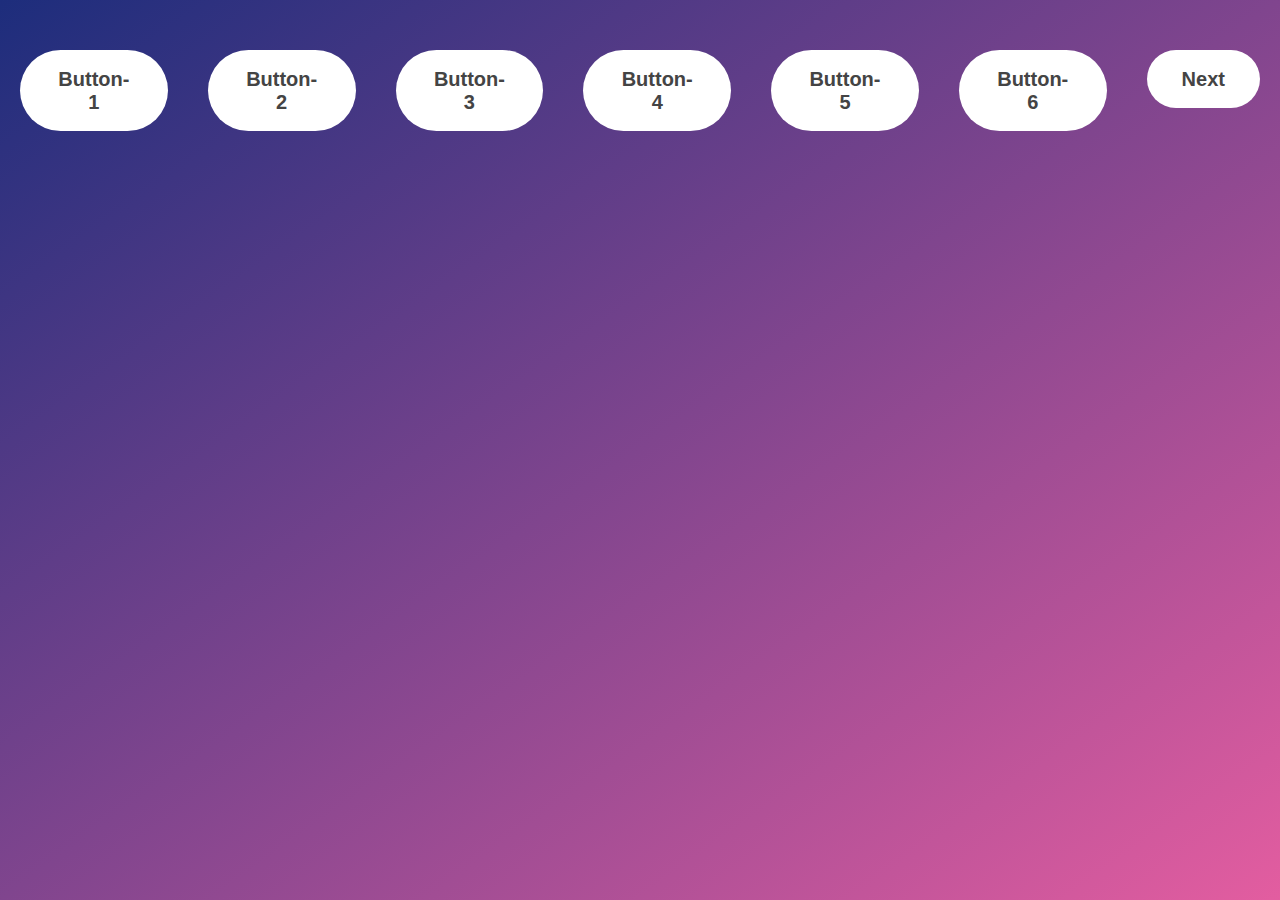
<file: Task-8/page-2/index.html>
<!DOCTYPE html>
<html lang="en">
  <head>
    <meta charset="UTF-8" />
    <meta name="viewport" content="width=device-width, initial-scale=1.0" />
    <meta http-equiv="X-UA-Compatible" content="ie=edge" />
    <link rel="stylesheet" href="css/style.css" />
    <script src="js/index.js"></script>
    <title>JS</title>
  </head>
  <body>
    <!--On click of Button-1 store something in localStorage-->
    <button class="button" onclick="store()">Button-1</button>
    <!--On click of Button-2 show a popup with current time-->
    <button class="button" onclick="time()">Button-2</button>
    <!--On click of Button-3 change the background-->
    <button class="button" onclick="bg()">Button-3</button>
    <!--On click of Button-4 refresh the page-->
    <button class="button" onclick="refresh()">Button-4</button>
    <!--On click of Button-5 open a new window-->
    <button class="button" onclick="newp()">Button-5</button>
    <!--On click of Button-6 spam the console with 'I did it'-->
    <button class="button" onclick="con()">Button-6</button>
    <form>
      <!--set form action-->
      <button class="button" onclick="window.open('../page-3/Chart.html')">Next</button>
    </form>
    <p id="demo"></p>
  </body>
</html>
</file>
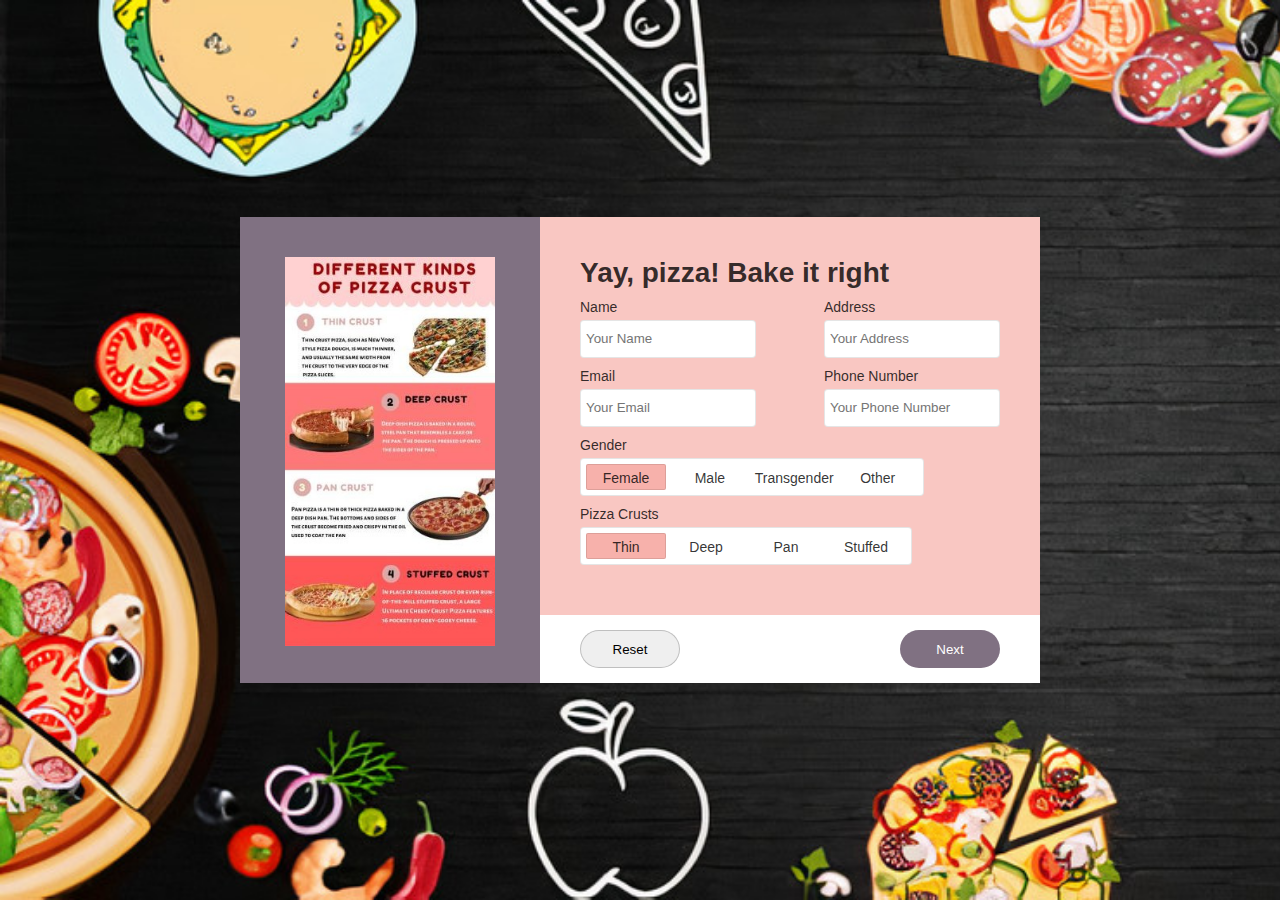
<file: Task-8/page-1/form.html>
<!DOCTYPE html>
<!-- Possible Bugs are commented -->
<html lang="en">
  <head>
    <meta charset="UTF-8" />
    <meta http-equiv="X-UA-Compatible" content="IE=edge" />
    <meta name="viewport" content="width=device-width, initial-scale=1.0" />
    <title>Crust</title>
    <link href="images/salami-pizza.png" type="image/x-icon" />
    <!-- display the favicon on titlebar -->
    <link href="css/style.css" rel="stylesheet" />
    <!-- link stylesheet -->
  </head>
  <body translate="no">
    <div class="pizza-box">
      <div class="left-container">
        <img
          src="images/pizza-crusts.jpg"
          alt="chart with different types of pizza crusts"
        />
        <!-- display the image -->
      </div>
      <div class="right-container">
        <form action="" method="post" >
          <!-- set form-action -->
          <header>
            <h1>Yay, pizza! Bake it right</h1>
            <div class="set">
              <div class="name">
                <label for="name">Name</label>
                <input id="name" placeholder="Your Name" type="text" />
              </div>
              <div class="home-address">
                <label for="home-address">Address</label>
                <input
                  id="home-address"
                  placeholder="Your Address"
                  type="text"
                />
              </div>
            </div>
            <div class="set">
              <div class="email">
                <label for="email">Email</label>
                <input id="email" placeholder="Your Email" type="email" />
              </div>
              <div class="phone-number">
                <label for="phone-number">Phone Number</label>
                <input
                  id="phone-number"
                  placeholder="Your Phone Number"
                  type="tel"
                />
                <!-- set the pattern here -->
              </div>
            </div>
            <div class="set">
              <div class="gender">
                <!-- add two radio buttons with value "Transgender" and "Others" as we are an inclusive community -->
                <label for="gender-female">Gender</label>
                <div class="radio-container">
                  <input
                    checked=""
                    id="gender-female"
                    name="gender"
                    type="radio"
                    value="female"
                  />
                  <label for="gender-female">Female</label>
                  <input
                    id="gender-male"
                    name="gender"
                    type="radio"
                    value="male"
                  />
                  <label for="gender-male">Male</label>
                  <input
                    id="gender-transgender"
                    name="gender"
                    type="radio"
                    value="transgender"
                  />
                  <label for="gender-transgender">Transgender</label>
                  <input
                    id="gender-other"
                    name="gender"
                    type="radio"
                    value="other"
                  />
                  <label for="gender-other">Other</label>
                </div>
              </div>
            </div>
            <div class="set">
              <div class="pizza-crusts">
                <label for="pizza-crusts-thin">Pizza Crusts</label>
                <div class="radio-container">
                  <input
                    checked=""
                    id="pizza-crusts-thin"
                    name="pizza-crusts"
                    type="radio"
                    value="thin"
                  />
                  <label for="pizza-crusts-thin">Thin</label>
                  <input
                    id="pizza-crusts-deep"
                    name="pizza-crusts"
                    type="radio"
                    value="deep"
                  />
                  <label for="pizza-crusts-deep">Deep</label>
                  <input
                    id="pizza-crusts-pan"
                    name="pizza-crusts"
                    type="radio"
                    value="pan"
                  />
                  <label for="pizza-crusts-pan">Pan</label>
                  <input
                    id="pizza-crusts-stuffed"
                    name="pizza-crusts"
                    type="radio"
                    value="stuffed"
                  />
                  <label for="pizza-crusts-stuffed">Stuffed</label>
                </div>
              </div>
            </div>
          </header>
          <footer>
            <div class="set">
              <button>Reset</button>
              <!-- make next button work -->
              <button
                type="button"
                class="next"
                onclick="this.classList.add('button--loading'), window.open('../page-2/index.html')"
              >
                <span class="button__text">Next</span>
            </div>
          </footer>
        </form>
      </div>
    </div>
  </body>
</html>
</file>
<file: Task-8/page-2/css/style.css>
* {
  margin: 0;
  padding: 0;
  box-sizing: inherit;
}

html {
  font-size: 62.5%;
  box-sizing: border-box;
}

body {
  font-family: sans-serif;
  color: #333;
  line-height: 1.5;
  height: 100vh;
  position: relative;
  display: flex;
  align-items: flex-start;
  justify-content: center;
  background: linear-gradient(to top left, #e35da0, #1d2d7c);
}

h1 {
  font-size: 2.5rem;
  margin-bottom: 2rem;
}

p {
  font-size: 1.8rem;
}

.button {
  font-size: 2rem;
  font-weight: 600;
  padding: 1.75rem 3.5rem;
  margin: 5rem 2rem;
  border: none;
  background-color: #fff;
  color: #444;
  border-radius: 10rem;
  cursor: pointer;
}
</file>
<file: Task-8/page-1/css/style.css>
*,
*::before,
*::after {
  box-sizing: border-box;
  margin: 0;
  padding: 0;
}

body {
  align-items: center;
  background: url("../images/bg-high.jpg");
  background-size: cover;
  color: rgba(0, 0, 0, 0.8);
  display: grid;
  font-family: "Montserrat", sans-serif;
  font-size: 14px;
  font-weight: 400;
  height: 100vh;
  justify-items: center;
  font-weight: 100vw;
}

.pizza-box {
  display: grid;
  grid-template-areas: "left right";
  max-width: 900px;
  /* opacity: 90%; */
}

.left-container {
  background: #807182;
  overflow: hidden;
  padding: 40px 0 0 0;
  position: relative;
  text-align: center;
  width: 300px;
}

.left-container img {
  width: 70%;
}

.right-container {
  background: #f9c7c2;
  display: grid;
  grid-template-areas: "." ".";
  width: 500px;
}

.right-container h1:nth-of-type(1) {
  color: rgba(0, 0, 0, 0.8);
  font-size: 28px;
  font-weight: 600;
}

.right-container .set {
  display: flex;
  justify-content: space-between;
  margin: 10px 0;
}

.right-container input {
  border: 1px solid rgba(0, 0, 0, 0.1);
  border-radius: 4px;
  height: 38px;
  line-height: 38px;
  padding-left: 5px;
}

.right-container input,
.right-container label {
  color: rgba(0, 0, 0, 0.8);
}

.right-container header {
  padding: 40px;
}

.right-container label,
.right-container input {
  width: 176px;
}

.right-container .pizza-crusts .radio-container {
  display: flex;
  justify-content: space-between;
  width: 100%;
}

.right-container footer {
  align-items: center;
  background: #fff;
  display: grid;
  padding: 5px 40px;
}

.right-container footer button {
  cursor: pointer;
  border: 1px solid rgba(0, 0, 0, 0.2);
  height: 38px;
  line-height: 38px;
  width: 100px;
  border-radius: 19px;
  font-family: "Montserrat", sans-serif;
}

.right-container footer #reset {
  background: #fff;
  transition: 0.2s all ease-in-out;
}

.right-container footer #reset:hover {
  background: #171a2b;
  color: white;
}

.right-container footer .next {
  position: relative;
  background: #807182;
  border: 1px solid transparent;
  color: #fff;
}

.button__text {
  transition: all 0.2s;
}

.button--loading .button__text {
  visibility: hidden;
  opacity: 0;
}

.button--loading::after {
  content: "";
  position: absolute;
  width: 16px;
  height: 16px;
  top: 0;
  left: 0;
  right: 0;
  bottom: 0;
  margin: auto;
  border: 4px solid transparent;
  border-top-color: #ffffff;
  border-radius: 50%;
  animation: button-loading-spinner 1s ease infinite;
}

@keyframes button-loading-spinner {
  from {
    transform: rotate(0turn);
  }

  to {
    transform: rotate(1turn);
  }
}

.right-container footer .next:hover {
  background: #171a2b;
}

.name label,
.home-address label,
.email label,
.phone-number label,
.gender label,
.pizza-crusts label {
  display: block;
  margin-bottom: 5px;
}

.radio-container {
  background: #fff;
  border: 1px solid rgba(0, 0, 0, 0.1);
  border-radius: 4px;
  display: inline-block;
  padding: 5px;
}

.radio-container label {
  background: transparent;
  border: 1px solid transparent;
  border-radius: 2px;
  display: inline-block;
  height: 26px;
  line-height: 26px;
  margin: 0;
  padding: 0;
  text-align: center;
  transition: 0.2s all ease-in-out;
  width: 80px;
}

.radio-container input[type="radio"] {
  display: none;
}

.radio-container input[type="radio"]:checked + label {
  background: #f7b1ab;
  border: 1px solid rgba(0, 0, 0, 0.1);
}
</file>
